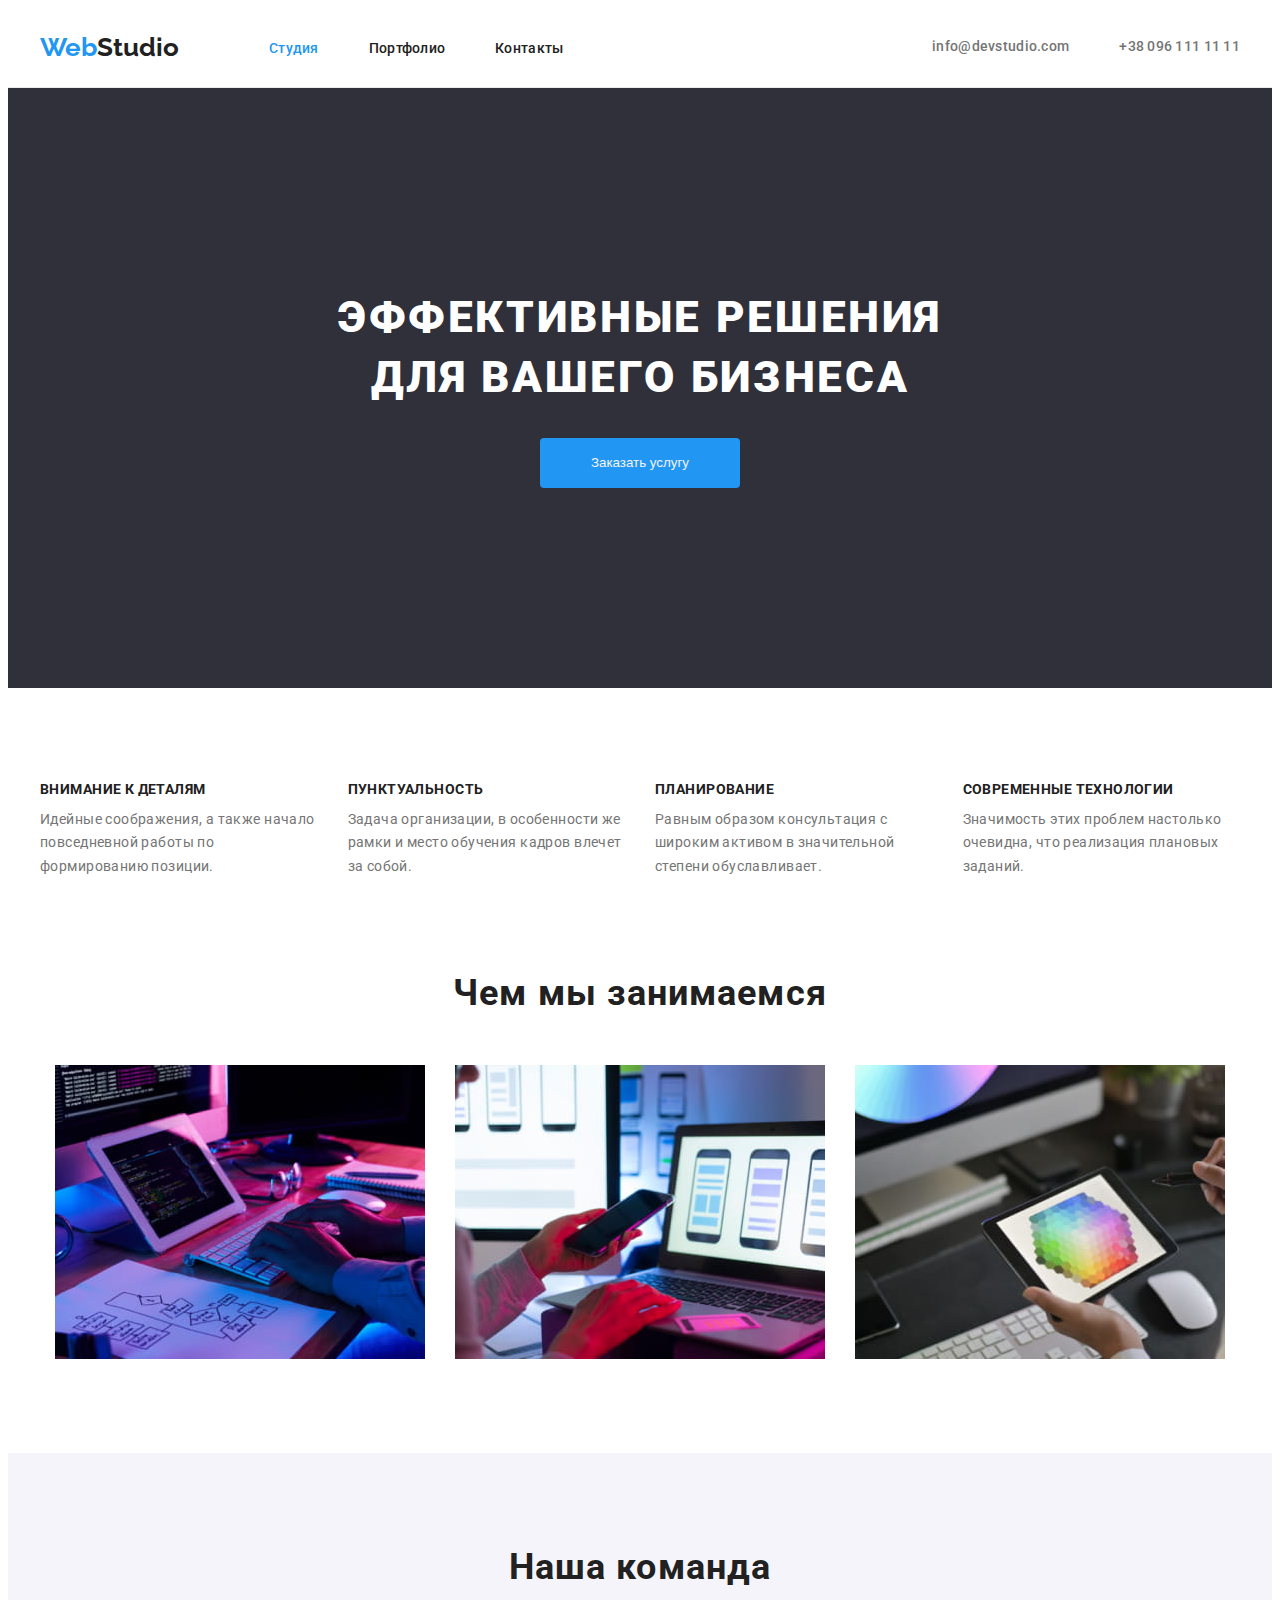
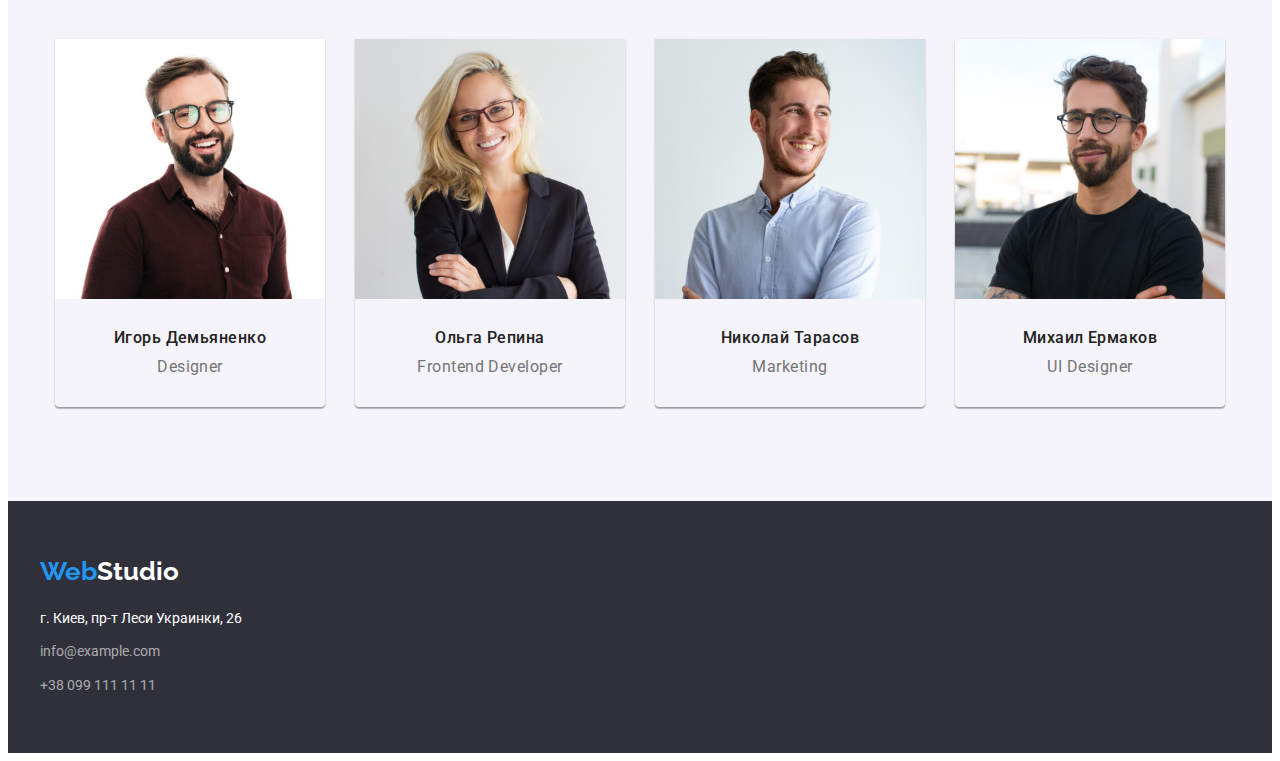
<file: index.html>
<!DOCTYPE html>
<html lang="ru">
  <head>
    <meta charset="utf-8"/> 
    <meta name="webstudio" content="IE=edge"/>
    <title>Web Studio</title>
    <link rel="preconnect" href="https://fonts.gstatic.com">
    <link href="https://fonts.googleapis.com/css2?family=Raleway:wght@700&family=Roboto:wght@400;500;700;900&display=swap"
      rel="stylesheet">
      <link rel="stylesheet" href="https://cdnjs.cloudflare.com/ajax/libs/modern-normalize/1.0.0/modern-normalize.min.css"
        integrity="sha512-ISS7cAi1PEhQ8jnbJpJZMd29NlhNj4AWYyLOSp2CE/CsHxTCu+r+t0D2yoJudVrd0/8fTVPUVDzY5Tvli75u/g=="
        crossorigin="anonymous" />
      <link  href="./css/styles.css" rel="stylesheet">
  </head>
  <body>
    <header class="border-header">
      <div class="header-container">
        <nav class="nav-flex">
          <a class="logo" href="./index.html">Web<span class="accent-logo">Studio</span></a>
            <ul class="site-nav-list" class="header-container">
              <li class="site-nav-item link"><a href="./index.html" class="site-nav-item link current">Студия</a></li>
              <li class="site-nav-item link"><a href="./portfolio.html" class="site-nav-item link">Портфолио</a></li>
              <li class="site-nav-item link"><a href="" class="site-nav link">Контакты</a></li>
            </ul>
        </nav>

        
          <ul class="header-contacts list">
            <li class="header-contacts item">
              <a href="mailto:info@devstudio.com" target="_blank" rel="nooreferer noopener"
                class="header-cont link">info@devstudio.com</a>
            </li>
            <li class="header-contacts item">
              <a href="tel:+380961111111" target="_blank" rel="nooreferer noopener" class="header-cont link">+38 096 111 11 11</a>
            </li>
          </ul>
      </div>
    </header>

      <main>
        <!--!FEATURES-->
        <section class="what-we-doing-section">
          <div class="what-we-doing-container">
            <h1 class="main-title-index">Эффективные решения <br>для вашего бизнеса</h1>
            <button type="button" class="button-index">Заказать услугу</button>
          </div>
        </section>

        <section class="ourfeatures-section">
          <div class="ourfeatures-container">
            <h2 class="hidden-elements">Наши особенности</h2>
            <ul class="features list">
              <li class="features-elemnt">
                <h3 class="lower-titles-index">Внимание к деталям</h3>
                <p class="secondary-text-index">
                  Идейные соображения, а также начало повседневной работы по формированию позиции.
                </p>
              </li>
              <li class="features-elemnt">
                <h3 class="lower-titles-index">Пунктуальность</h3>
                <p class="secondary-text-index">
                  Задача организации, в особенности же рамки и место обучения кадров влечет за собой.
                </p>
              </li>
              <li class="features-elemnt">
                <h3 class="lower-titles-index">Планирование</h3>
                <p class="secondary-text-index">
                  Равным образом консультация c широким активом в значительной степени обуславливает.
                </p>
              </li>
              <li class="features-elemnt">
                <h3 class="lower-titles-index">Современные технологии</h3>
                <p class="secondary-text-index">
                  Значимость этих проблем настолько очевидна, что реализация плановых заданий.
                </p>
              </li>
            </ul>
          </div>
      </section>
      
      <!--!OUR-TASKS-->
        <section class="our-tasks-section">
          <div class="our-tasks-container">
            <h2 class="bottom-titles-index">Чем мы занимаемся</h2>
            <ul class="our-tasks-list">
              <li class="our-tasks-item">
                <img src="./image/img-1.jpg" alt="разработка" width="370">
              </li>
              <li class="our-tasks-item">
                <img src="./image/img-2.jpg" alt="оптимизация" width="370">
              </li>
              <li class="our-tasksitem">
                <img src="./image/img-3.jpg" alt="реализация" width="370">
              </li>
            </ul>
          </div>
        </section>

        <!--!OUR-TEAM-->
        <section class="our-team-section">
          <h2 class="our-team-section-title">Наша команда </h2>
            <div class="our-team-section-container">
              <ul class="our-team-section-list">
                <li class="our-team-section-item">
                  <img class="our-team-section-image" src="./image/igor.jpg" alt="игорь" width="270">
                    <div class="our-team-card">
                      <h3 class="our-names">Игорь Демьяненко </h3>
                      <p class="names-discription">Designer </p>
                    </div>
                </li>
                <li class="our-team-section-item">
                    <img class="our-team-section-image" src="./image/olya.jpg" alt="оля" width="270">
                      <div class="our-team-card">
                        <h3 class="our-names">Ольга Репина</h3>
                        <p class="names-discription">Frontend Developer</p>
                      </div>
                </li>
                <li class="our-team-section-item">
                  <img class="our-team-section-image" src="./image/kolya.jpg" alt="коля" width="270">
                    <div class="our-team-card">
                      <h3 class="our-names">Николай Тарасов</h3>
                      <p class="names-discription">Marketing</p>
                    </div>
                </li>
                <li class="our-team-section-item">
                  <img class="our-team-section-image" src="./image/miwa.jpg" alt="миша" width="270">
                    <div class="our-team-card">
                      <h3 class="our-names">Михаил Ермаков</h3>
                      <p class="names-discription">UI Designer</p>
                    </div>
                </li>
              </ul>
            </div>
        </section>
    </main>

    <!--!BASELINE-->
        <footer>
          <div class="footer">
            <div class="footer-container">
              <a href="./index.html" class="logo-bottom">Web<span class="accent-white">Studio</span></a>
              <address>
                <p class="footer-adress"><a class="footer-adress" href="https://goo.gl/maps/gyJEV5aS9oNLiFQU9">г. Киев, пр-т
                    Леси Украинки, 26</a></p>
        
                <ul class="foot list">
                  <li class="foot item">
                    <a class="footer-contact link" href="mailto:infoexample.com">info@example.com
                    </a>
        
                  </li>
                  <li class="foot item">
                    <a class="footer-contact link" href="tel:+380991111111">+38 099 111 11 11
                    </a>
                  </li>
                </ul>
              </address>
            </div>
          </div>
        </footer>
  </body>
</html>
</file>
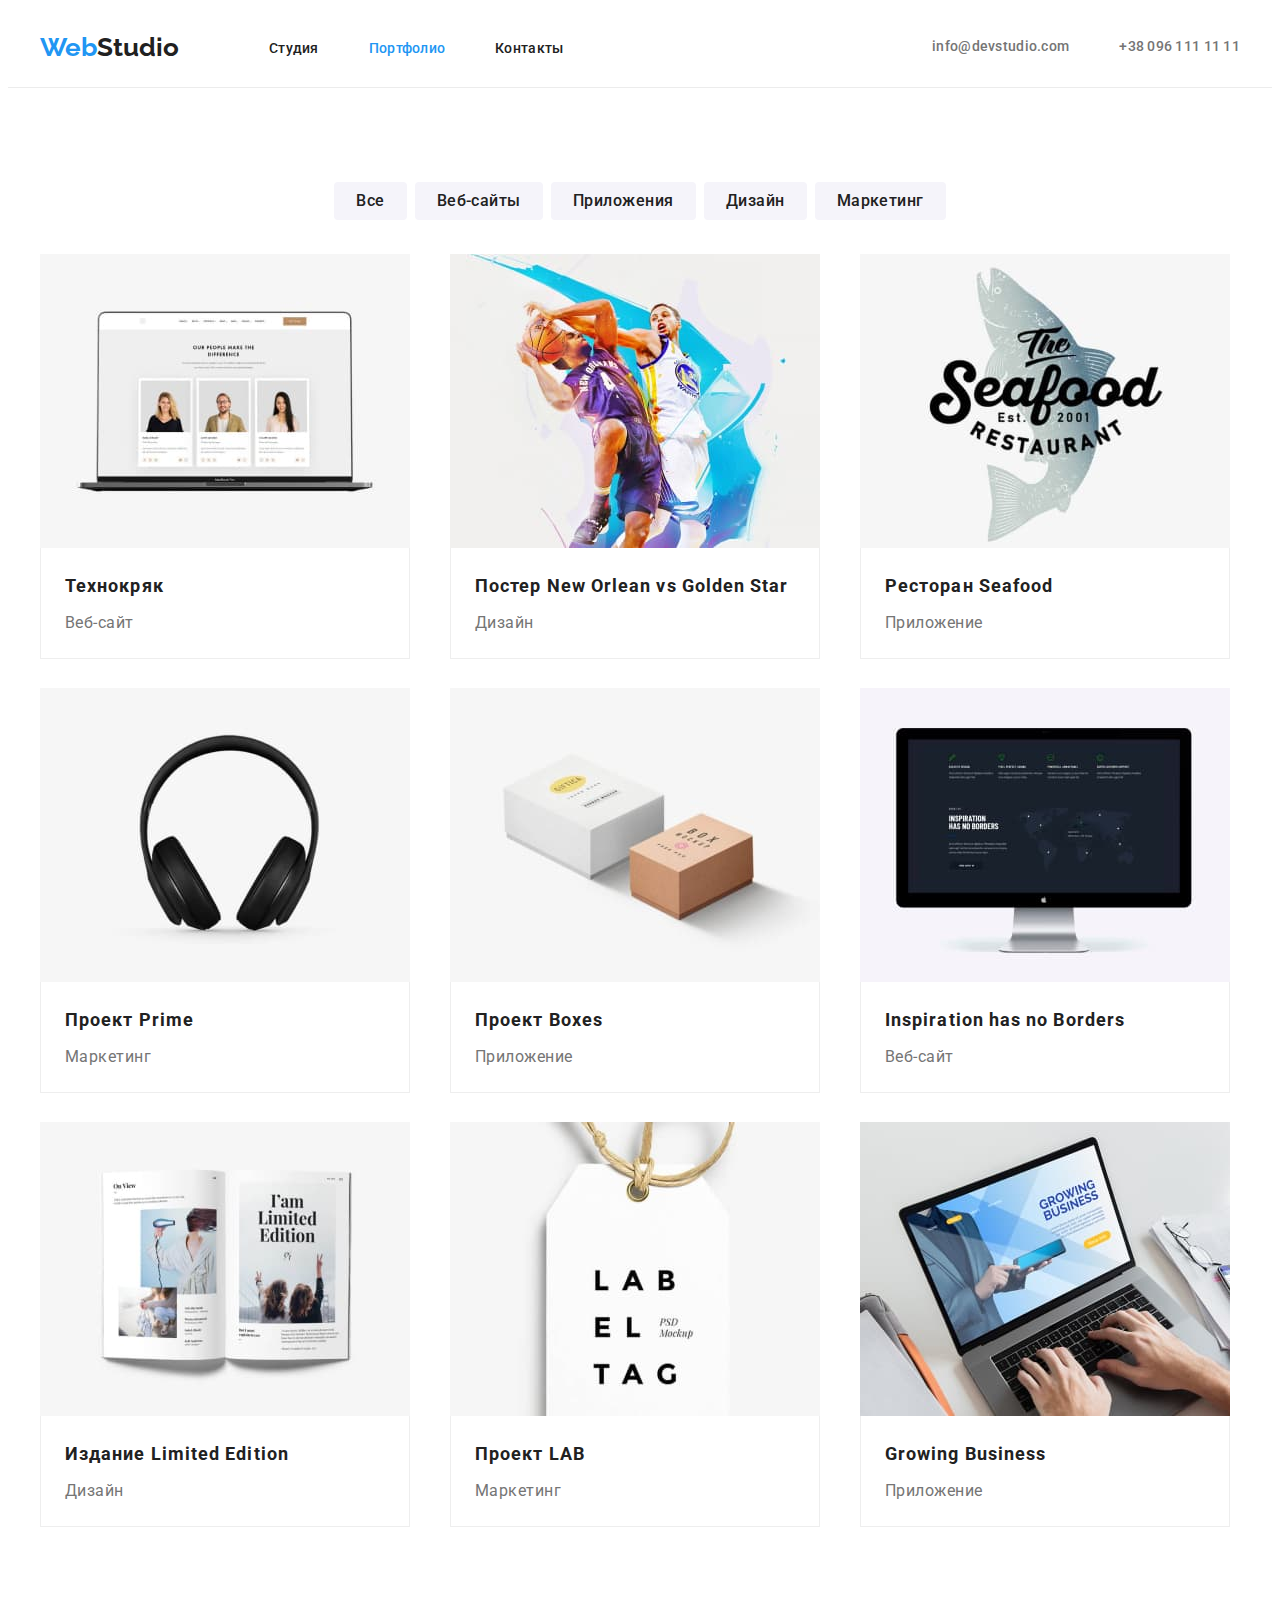
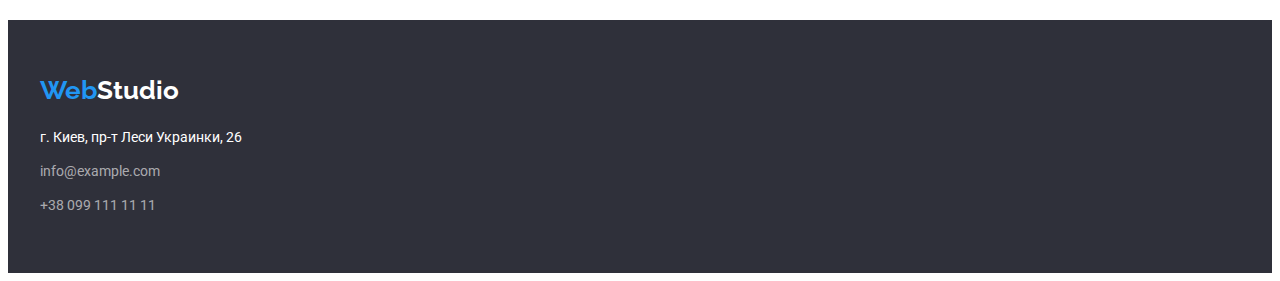
<file: portfolio.html>
<!DOCTYPE html>
<html lang="ru">
  <head>
    <meta charset="utf-8">
    <meta name="porfolio" content="IE=edge">
    <title>WebStudio-Portfolio</title>
    <link rel="preconnect" href="https://fonts.gstatic.com">
    <link href="https://fonts.googleapis.com/css2?family=Raleway:wght@700&family=Roboto:wght@400;500;700;900&display=swap"
      rel="stylesheet">
    <link rel="stylesheet" href="https://cdnjs.cloudflare.com/ajax/libs/modern-normalize/1.0.0/modern-normalize.min.css"
      integrity="sha512-ISS7cAi1PEhQ8jnbJpJZMd29NlhNj4AWYyLOSp2CE/CsHxTCu+r+t0D2yoJudVrd0/8fTVPUVDzY5Tvli75u/g=="
      crossorigin="anonymous" />
    <link href="./css/styles.css" rel="stylesheet" >
  </head>
  <body>
    <header class="border-header">
      <div class="header-container">
        <nav class="nav-flex">
          <a class="logo" href="./index.html">Web<span class="accent-logo">Studio</span></a>
          <ul class="site-nav-list">
            <li class="site-nav-item link"><a href="./index.html" class="site-nav-item link">Студия</a></li>
            <li class="site-nav-item link"><a href="./portfolio.html" class="site-nav-item link current">Портфолио</a></li>
            <li class="site-nav-item link"><a href="" class="site-nav-item link">Контакты</a></li>
          </ul>
        </nav>
    
        <ul class="header-contacts list">
          <li class="header-contacts item">
            <a href="mailto:info@devstudio.com" target="_blank" rel="nooreferer noopener"
              class="header-cont link">info@devstudio.com</a>
          </li>
          <li class="header-contacts item">
            <a href="tel:+380961111111" target="_blank" rel="nooreferer noopener" class="header-cont link">+38 096 111 11
              11</a>
          </li>
        </ul>
      </div>
    </header>
    
    <main>
      <section class="portfolio-main-section">
          <div class="portfolio-main-container">
            <h1 class="hidden-elements">Наши проекты</h1>
            <ul class="portfolio-buttons-list">
              <li class="portfolio-buttons-item"><button type="button" class="buttons active">Все</button></li>
              <li class="portfolio-buttons-item"><button type="button" class="buttons active">Веб-сайты</button></li>
              <li class="portfolio-buttons-item"><button type="button" class="buttons active">Приложения</button></li>
              <li class="portfolio-buttons-item"><button type="button" class="buttons active">Дизайн</button></li>
              <li class="portfolio-buttons-item"><button type="button" class="buttons active">Маркетинг</button></li>
            </ul>
          
            
            
            <ul class="portfolio-card-set">
              <li class="portfolio-card-set-item">
                <a class="card-set-content" href="">
                  <div class="card-set-thumb">
                    <img src="./image/portfolio/imgkryz.jpg" alt="вебсайт" width="370">
                  </div>
                  <div class="card-set-text">
                    <h2 class="port-titles">Технокряк</h2>
                    <p class="port-texts">Веб-сайт</p>
                  </div>
                </a>
              </li>
            
              <li class="portfolio-card-set-item">
                <a class="card-set-content" href="">
                  <div class="card-set-thumb">
                      <img src="./image/portfolio/ball.jpg" alt="баскетболисты" width="370">
                  </div>
                  <div class="card-set-text">
                    <h2 class="port-titles">Постер New Orlean vs Golden Star</h2>
                    <p class="port-texts">Дизайн</p>
                  </div>
                </a>
              </li>
            
              <li class="portfolio-card-set-item">
                <a class="card-set-content" href="">
                  <div class="card set thumb">
                      <img src="./image/portfolio/fish.jpg" alt="логотип-рыба" width="370">
                  </div>
                  <div class="card-set-text">
                    <h2 class="port-titles">Ресторан Seafood</h2>
                    <p class="port-texts">Приложение</p>
                  </div>
                </a>
              </li>
            
              <li class="portfolio-card-set-item">
                <a class="card-set-content" href="">
                  <div class="card set thumb">
                      <img src="./image/portfolio/imgears.jpg" alt="наушники" width="370">
                  </div>
                  <div class="card-set-text">
                    <h2 class="port-titles">Проект Prime</h2>
                    <p class="port-texts">Маркетинг</p>
                  </div>
                </a>
              </li>
            
              <li class="portfolio-card-set-item" href="">
                <a class="card-set-content">
                  <div class="card set thumb"><img src="./image/portfolio/imgbox1.jpg" alt="коробки" width="370">
                  </div>
                  <div class="card-set-text">
                    <h2 class="port-titles">Проект Boxes</h2>
                    <p class="port-texts">Приложение</p>
                  </div>
                </a>
              </li>
            
              <li class="portfolio-card-set-item">
                <a class="card-set-content" href="">
                  <div class="card set thumb">
                      <img src="./image/portfolio/imgscreen.jpg" alt="монитор" width="370">
                  </div>
                  <div class="card-set-text">
                    <h2 class="port-titles">Inspiration has no Borders</h2>
                    <p class="port-texts">Веб-сайт</p>
                  </div>
                </a>
              </li>
            
              <li class="portfolio-card-set-item">
                <a class="card-set-content" href="">
                  <div class="card set thumb">
                      <img src="./image/portfolio/imgbook.jpg" alt="книжки" width="370">
                  </div>
                  <div class="card-set-text">
                    <h2 class="port-titles">Издание Limited Edition</h2>
                    <p class="port-texts">Дизайн</p>
                  </div>
                </a>
              </li>
            
              <li class="portfolio-card-set-item">
                <a class="card-set-content" href="">
                  <div class="card set thumb">
                    <img src="./image/portfolio/imgtag.jpg" alt="ярлык" width="370">
                  </div>
                  <div class="card-set-text">
                    <h2 class="port-titles">Проект LAB</h2>
                    <p class="port-texts">Маркетинг</p>
                  </div>
                </a>
              </li>
            
              <li class="portfolio-card-set-item">
                <a class="card-set-content" href="">
                  <div class="card set thumb">
                      <img src="./image/portfolio/imghands.jpg" alt="клавитура" width="370">
                  </div>
                  <div class="card-set-text">
                    <h2 class="port-titles">Growing Business</h2>
                    <p class="port-texts">Приложение</p>
                  </div>
                </a>
              </li>
            </ul>
          </div>
      </section>
      
    </main>
    
    <!--!BASELINE-->
    <footer>
      <div class="footer">
        <div class="footer-container">
          <a href="./index.html" class="logo-bottom">Web<span class="accent-white">Studio</span></a>
          <address>
            <p class="footer-adress"><a class="footer-adress" href="https://goo.gl/maps/gyJEV5aS9oNLiFQU9">г. Киев, пр-т
                Леси Украинки, 26</a></p>
    
            <ul class="foot list">
              <li class="foot item">
                <a class="footer-contact link" href="mailto:infoexample.com">info@example.com
                </a>
    
              </li>
              <li class="foot item">
                <a class="footer-contact link" href="tel:+380991111111">+38 099 111 11 11
                </a>
              </li>
            </ul>
          </address>
        </div>
      </div>

    </footer>
  </body>
</html>
</file>
<file: css/styles.css>
:root {
  --bg-color: #ffffff;
  --bg-color-secondary: #2f303a;
  --main-text: #212121;
  --secondary-text: #757575;
  --text-hover: #2196f3;
  --color-logos: #2196f3;
  --buttons-text: #212121;
  --buttons-text-active: #ffffff;
  --buttons-main-bcg: #f5f4fa;
  --buttons-active-bcg: #2196f3;
  --footer-contacts: rgba(255, 255, 255, 0.6);
  --margin-card-set: 30px;
}

body {
  background-color: var(--bg-color);
  color: var(--main-text);
  font-family: Roboto, sans-serif;
}

ul {
  list-style: none;
  /*outline: 1px seagreen solid;**/
  margin: 0px;
  padding: 0px;
}

img {
  max-width: 100%;
  display: block;
}

h1,
h2,
h3,
h4,
p {
  margin: 0px;
  padding: 0px;
  /*outline: 1px seagreen solid;*/
}

/*INDEX-html-page*/

.border-header {
  border-bottom: 1px solid #ececec;
}

.header-container {
  width: 1200px;
  padding: 24px 15px;
  margin-left: auto;
  margin-right: auto;
  display: flex;
  align-items: center;
  justify-content: space-between;
}

.nav-flex {
  display: flex;
  align-items: center;
}

.logo {
  margin-right: 90px;

  color: var(--color-logos);
  font-family: Raleway;
  font-style: normal;
  font-weight: 700;
  font-size: 26px;
  line-height: 1.19;
  text-decoration: none;
}

.accent-logo {
  color: #212121;
}

.accent-white {
  color: #ffffff;
}

.site-nav-list {
  display: flex;
}

.site-nav-item:not(:last-child) {
  margin-right: 50px;
}

.site-nav-item .link {
  color: var(--main-text);
  font-family: inherit;
  font-weight: 500;
  font-size: 14px;
  line-height: 1.14;
  letter-spacing: 0.02em;
  text-decoration: none;
}

.site-nav-item .link.current {
  color: var(--text-hover);
}

.site-nav-item .link:hover,
.site-nav-item .link:focus {
  color: var(--text-hover);
}

/*header contacts*/
.header-contacts {
  display: flex;
}

.header-contacts .item:not(:last-child) {
  margin-right: 50px;
}

.header-contacts .link {
  color: var(--secondary-text);
  font-family: inherit;
  font-style: normal;
  font-weight: 500;
  font-size: 14px;
  line-height: 1.14;
  letter-spacing: 0.02em;
  text-decoration: none;
}

.header-contacts .link:focus,
.header-contacts .link:hover {
  color: var(--text-hover);
}

/*========WHAT WO DOIN SECTION====*/
.what-we-doing-section {
  background-color: var(--bg-color-secondary);
  text-align: center;
  padding: 200px 15px;
}

.what-we-doing-container {
  width: 696px;
  margin-right: auto;
  margin-left: auto;
}

.main-title-index {
  color: var(--bg-color);
  font-family: inherit;
  font-weight: 900;
  font-size: 44px;
  line-height: 1.36;
  text-align: center;
  letter-spacing: 0.06em;
  text-transform: uppercase;
}

.button-index {
  width: 200px;
  height: 50px;
  left: 700px;
  top: 430px;
  margin-top: 30px;

  color: var(--buttons-main-bcg);
  background-color: var(--buttons-active-bcg);
  cursor: pointer;
  border-radius: 4px;
  border-style: none;
}

.button-index:hover,
.button-index:focus {
  background: #188ce8;
  box-shadow: 0px 4px 4px rgba(0, 0, 0, 0.15);
  border-radius: 4px;
}

/*============OUR FEATURES SEctION=====*/
.ourfeatures-section {
  padding-top: 94px;
  padding-bottom: 94px;
}

.ourfeatures-container {
  width: 1200px;
  margin-left: auto;
  margin-right: auto;
  padding-left: 15px;
  padding-right: 15px;
}

.features {
  display: flex;
  flex-wrap: wrap;
  justify-content: flex-start;
}
.features-elemnt {
  width: calc((100% - 90px) / 4);
  margin-right: 30px;
}
.features-elemnt:last-child {
  margin-right: 0px;
}
.lower-titles-index {
  color: var(--main-text);
  font-family: inherit;
  font-weight: 700;
  font-size: 14px;
  line-height: 1.14;
  letter-spacing: 0.03em;
  text-transform: uppercase;
}

.secondary-text-index {
  margin-top: 10px;

  color: var(--secondary-text);
  font-family: inherit;
  font-weight: 400;
  font-size: 14px;
  line-height: 1.71;
  letter-spacing: 0.03em;
}

.bottom-titles-index {
  margin-bottom: 50px;

  color: var(--main-text);
  font-family: inherit;
  font-style: normal;
  font-weight: 700;
  font-size: 36px;
  line-height: 1.16;
  text-align: center;
  letter-spacing: 0.03em;
}

.our-tasks-section {
  padding-bottom: 94px;
}

.our-tasks-container {
  width: 1200px;
  margin-left: auto;
  margin-right: auto;
}

.our-tasks-list {
  display: flex;
  justify-content: center;
  padding-left: 15px;
  padding-right: 15px;
}

.our-tasks-item {
  margin-right: 30px;
}

.our-tasks:last-child {
  margin-right: 0px;
}
/*===================OUR TEAM SECTION==============*/
.our-team-section {
  background-color: #f5f4fa;
  padding-top: 94px;
  padding-bottom: 94px;
}

.our-team-section-container {
  width: 1200px;
  margin-left: auto;
  margin-right: auto;
}

.our-team-section-title {
  margin-bottom: 50px;
  color: var(--main-text);
  font-family: inherit;
  font-style: normal;
  font-weight: 700;
  font-size: 36px;
  line-height: 1.16;
  text-align: center;
  letter-spacing: 0.03em;
}

.our-team-section-list {
  display: flex;
  justify-content: center;
  padding-left: 15px;
  padding-right: 15px;
}

.our-team-section-item {
  margin-right: 30px;
  width: 270px;
  left: 215px;
  top: 1635px;

  box-shadow: 0px 1px 3px rgba(0, 0, 0, 0.12), 0px 1px 1px rgba(0, 0, 0, 0.14),
    0px 2px 1px rgba(0, 0, 0, 0.2);
  border-radius: 0px 0px 4px 4px;
}
.our-team-section-item:last-child {
  margin-right: 0px;
}

.our-names {
  margin-bottom: 10px;

  color: var(--main-text);
  font-family: inherit;
  font-weight: 500;
  font-size: 16px;
  line-height: 1.18;
  text-align: center;
  letter-spacing: 0.03em;
}

.our-team-section-image {
}
.our-team-card {
  padding: 30px 32px;
}
.names-discription {
  color: var(--secondary-text);
  font-family: inherit;
  font-weight: 400;
  font-size: 16px;
  line-height: 1.18;
  text-align: center;
  letter-spacing: 0.03em;
}
/*=================FOOTER================*/

.footer {
  background-color: #2f303a;
  min-height: 252px;
}

.footer-container {
  width: 1200px;
  padding: 55px 15px;
  margin-left: auto;
  margin-right: auto;
}

.logo-bottom {
  margin-right: 0px;

  color: var(--color-logos);
  font-family: Raleway;
  font-style: normal;
  font-weight: 700;
  font-size: 26px;
  line-height: 1.19;
  text-decoration: none;
}

.footer-adress {
  margin-top: 20px;

  color: var(--buttons-text-active);
  font-family: inherit;
  font-style: normal;
  font-weight: 400;
  font-size: 14px;
  line-height: 1.71;
  text-decoration: none;
}

.footer-adress:hover,
.footer-adress:focus {
  color: var(--text-hover);
  text-decoration: none;
}

.footer-contact {
  color: rgba(255, 255, 255, 0.6);
  font-family: inherit;
  font-style: normal;
  font-weight: 400;
  font-size: 14px;
  line-height: 1.71;
  text-decoration: none;
}

.footer-contact:hover,
.footer-contact:focus {
  color: var(--text-hover);
}

.foot {
  margin-top: 10px;
}

/*================PORTFOLIO-NAV========================*/
/*main-buttons*/
.hidden-elements {
  display: none;
}
.portfolio-main-section {
  padding-top: 94px;
  padding-bottom: 94px;

  background-color: #ffffff;
}

.portfolio-main-container {
  width: 1200px;
  padding-left: 15px;
  padding-right: 15px;
  margin-left: auto;
  margin-right: auto;

  background-color: var(--bg-color);
}

.portfolio-buttons-list {
  display: flex;
  flex-wrap: wrap;
  justify-content: center;
  margin-bottom: 34px;
}

.portfolio-buttons-item {
  margin-right: 8px;
}
.portfolio-buttons-item:last-child {
  margin-right: 0px;
}

.buttons {
  padding: 6px 22px;

  color: var(--buttons-text);
  background: var(--buttons-main-bcg);
  cursor: pointer;
  font-family: inherit;
  font-weight: 500;
  font-size: 16px;
  line-height: 1.62;
  text-align: center;
  letter-spacing: 0.03em;
  border-radius: 4px;
  border-style: none;
}

.buttons.active:hover,
.buttons.active:focus {
  color: var(--buttons-text-active);
  background: var(--buttons-active-bcg);
  cursor: pointer;
}
/*=============PORTFOLIO MAIN LIST=================*/
.portfolio-card-set {
  display: flex;
  flex-wrap: wrap;
  margin-left: calc(-1 * var(--margin-card-set));
  margin-top: calc(-1 * var(--margin-card-set));
}

.portfolio-card-set-item {
  flex-basis: calc((100% - 3 * var(--margin-card-set)) / 3);
  margin-left: var(--margin-card-set);
  margin-top: var(--margin-card-set);
}

.card-set-content {
  display: block;
  text-decoration: none;
  width: 370px;
  height: 404px;
  left: 215px;
  top: 262px;

  background: #ffffff;
  box-sizing: border-box;
}

.card-set-content:hover,
.card-set-content:focus {
  background: #ffffff;
  box-sizing: border-box;
  box-shadow: 0px 1px 1px rgba(0, 0, 0, 0.12), 0px 4px 4px rgba(0, 0, 0, 0.06),
    1px 4px 6px rgba(0, 0, 0, 0.16);
  cursor: pointer;
}

.card-set-thumb {
}

.card-set-text {
  padding: 20px 24px;
  border-bottom: 1px solid #eeeeee;
  border-right: 1px solid #eeeeee;
  border-left: 1px solid #eeeeee;
}

.port-titles {
  color: var(--main-text);
  font-family: inherit;
  font-style: normal;
  font-weight: 700;
  font-size: 18px;
  line-height: 2;
  letter-spacing: 0.06em;
}

.port-texts {
  margin-top: 4px;

  color: var(--secondary-text);
  font-family: inherit;
  font-style: normal;
  font-weight: 400;
  font-size: 16px;
  line-height: 1.87;
  letter-spacing: 0.03em;
}
/*=================END CARD SET===========*/

/*===============FOOter====================*/
</file>
